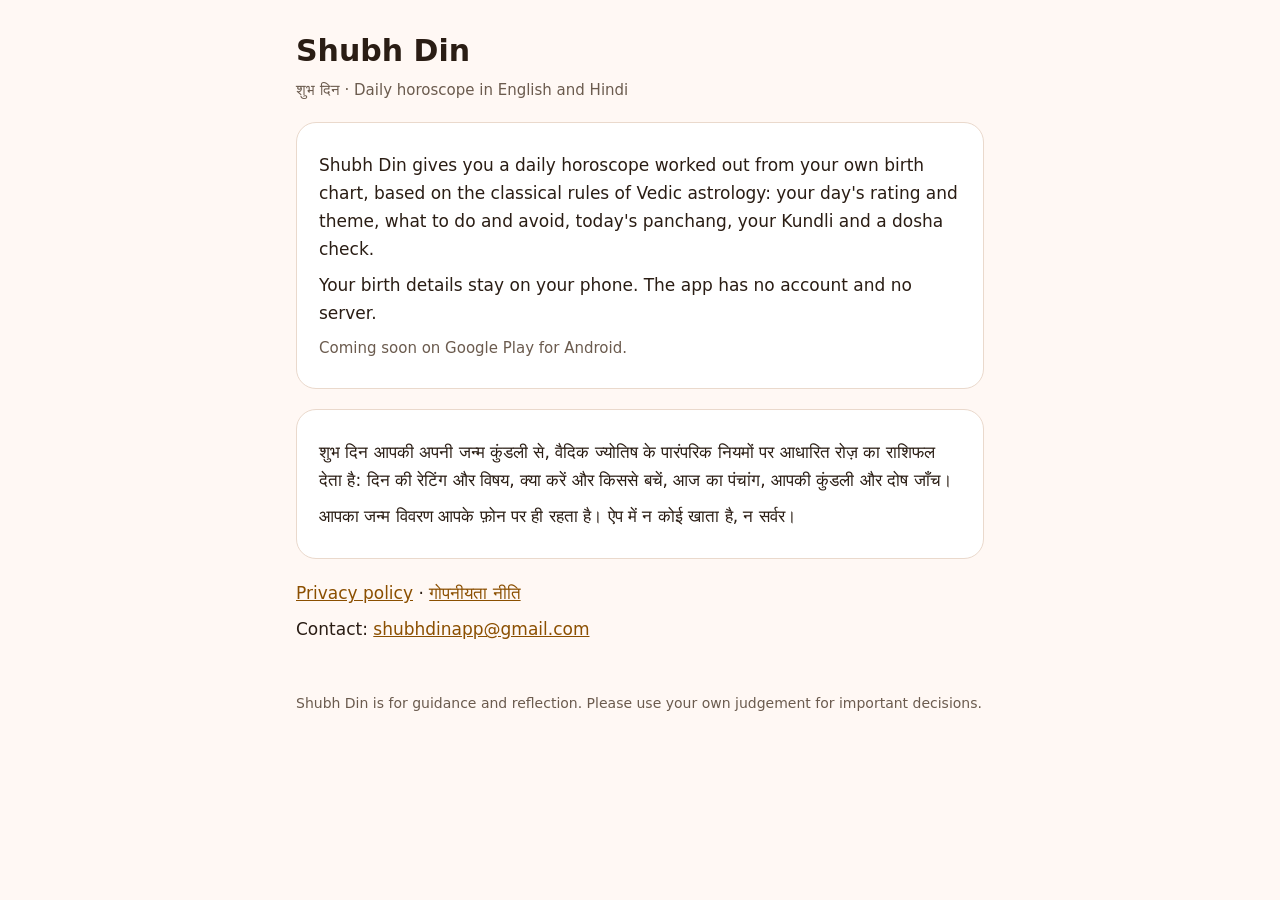
<file: index.html>
<!doctype html>
<html lang="en">
<head>
<meta charset="utf-8">
<meta name="viewport" content="width=device-width, initial-scale=1">
<title>Shubh Din: Daily Horoscope</title>
<meta name="description" content="Your personal daily horoscope from your Vedic Kundli, in English and Hindi.">
<link rel="stylesheet" href="style.css">
</head>
<body>
<main>
  <h1>Shubh Din</h1>
  <p class="muted">शुभ दिन · Daily horoscope in English and Hindi</p>

  <div class="card">
    <p>Shubh Din gives you a daily horoscope worked out from your own birth chart, based on the classical rules of Vedic astrology: your day's rating and theme, what to do and avoid, today's panchang, your Kundli and a dosha check.</p>
    <p>Your birth details stay on your phone. The app has no account and no server.</p>
    <p class="muted">Coming soon on Google Play for Android.</p>
  </div>

  <div class="card">
    <p lang="hi">शुभ दिन आपकी अपनी जन्म कुंडली से, वैदिक ज्योतिष के पारंपरिक नियमों पर आधारित रोज़ का राशिफल देता है: दिन की रेटिंग और विषय, क्या करें और किससे बचें, आज का पंचांग, आपकी कुंडली और दोष जाँच।</p>
    <p lang="hi">आपका जन्म विवरण आपके फ़ोन पर ही रहता है। ऐप में न कोई खाता है, न सर्वर।</p>
  </div>

  <p><a href="privacy/">Privacy policy</a> · <a href="privacy/#hi" lang="hi">गोपनीयता नीति</a></p>
  <p>Contact: <a href="mailto:shubhdinapp@gmail.com">shubhdinapp@gmail.com</a></p>

  <footer>Shubh Din is for guidance and reflection. Please use your own judgement for important decisions.</footer>
</main>
</body>
</html>
</file>
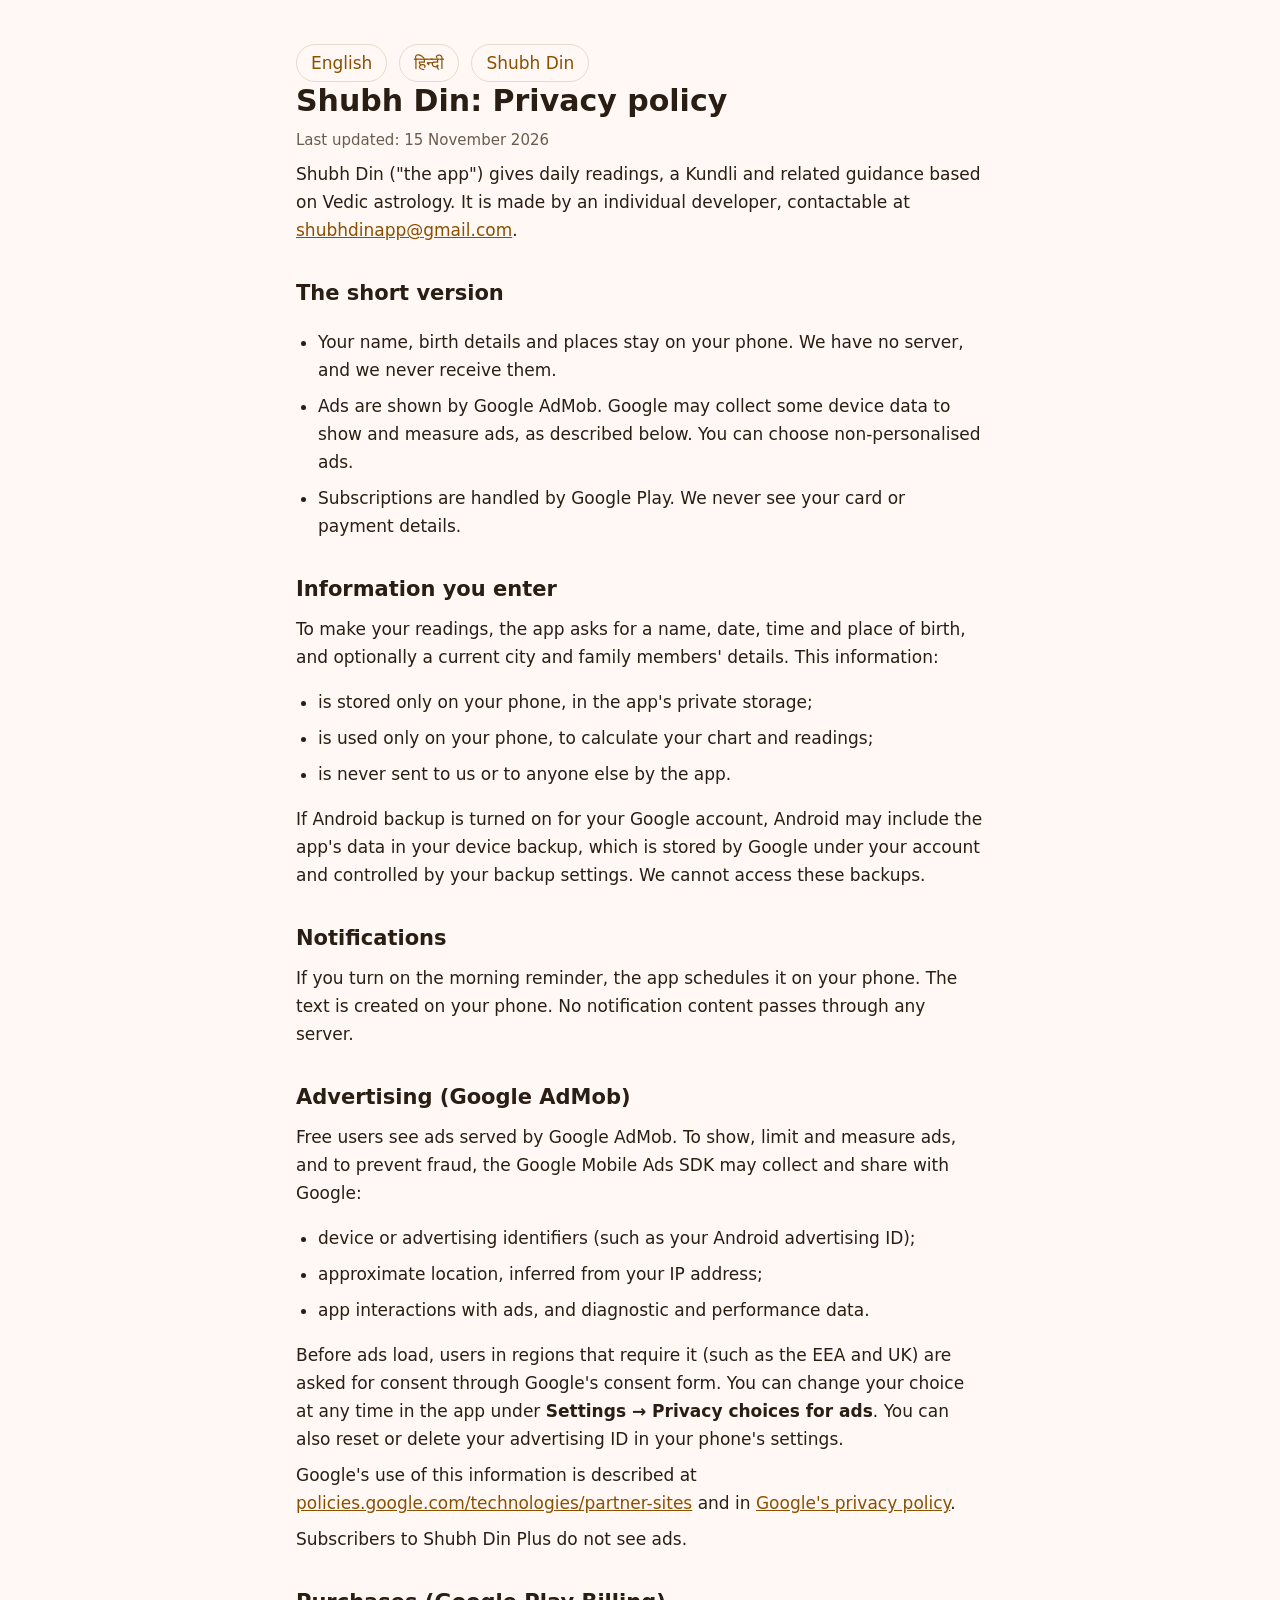
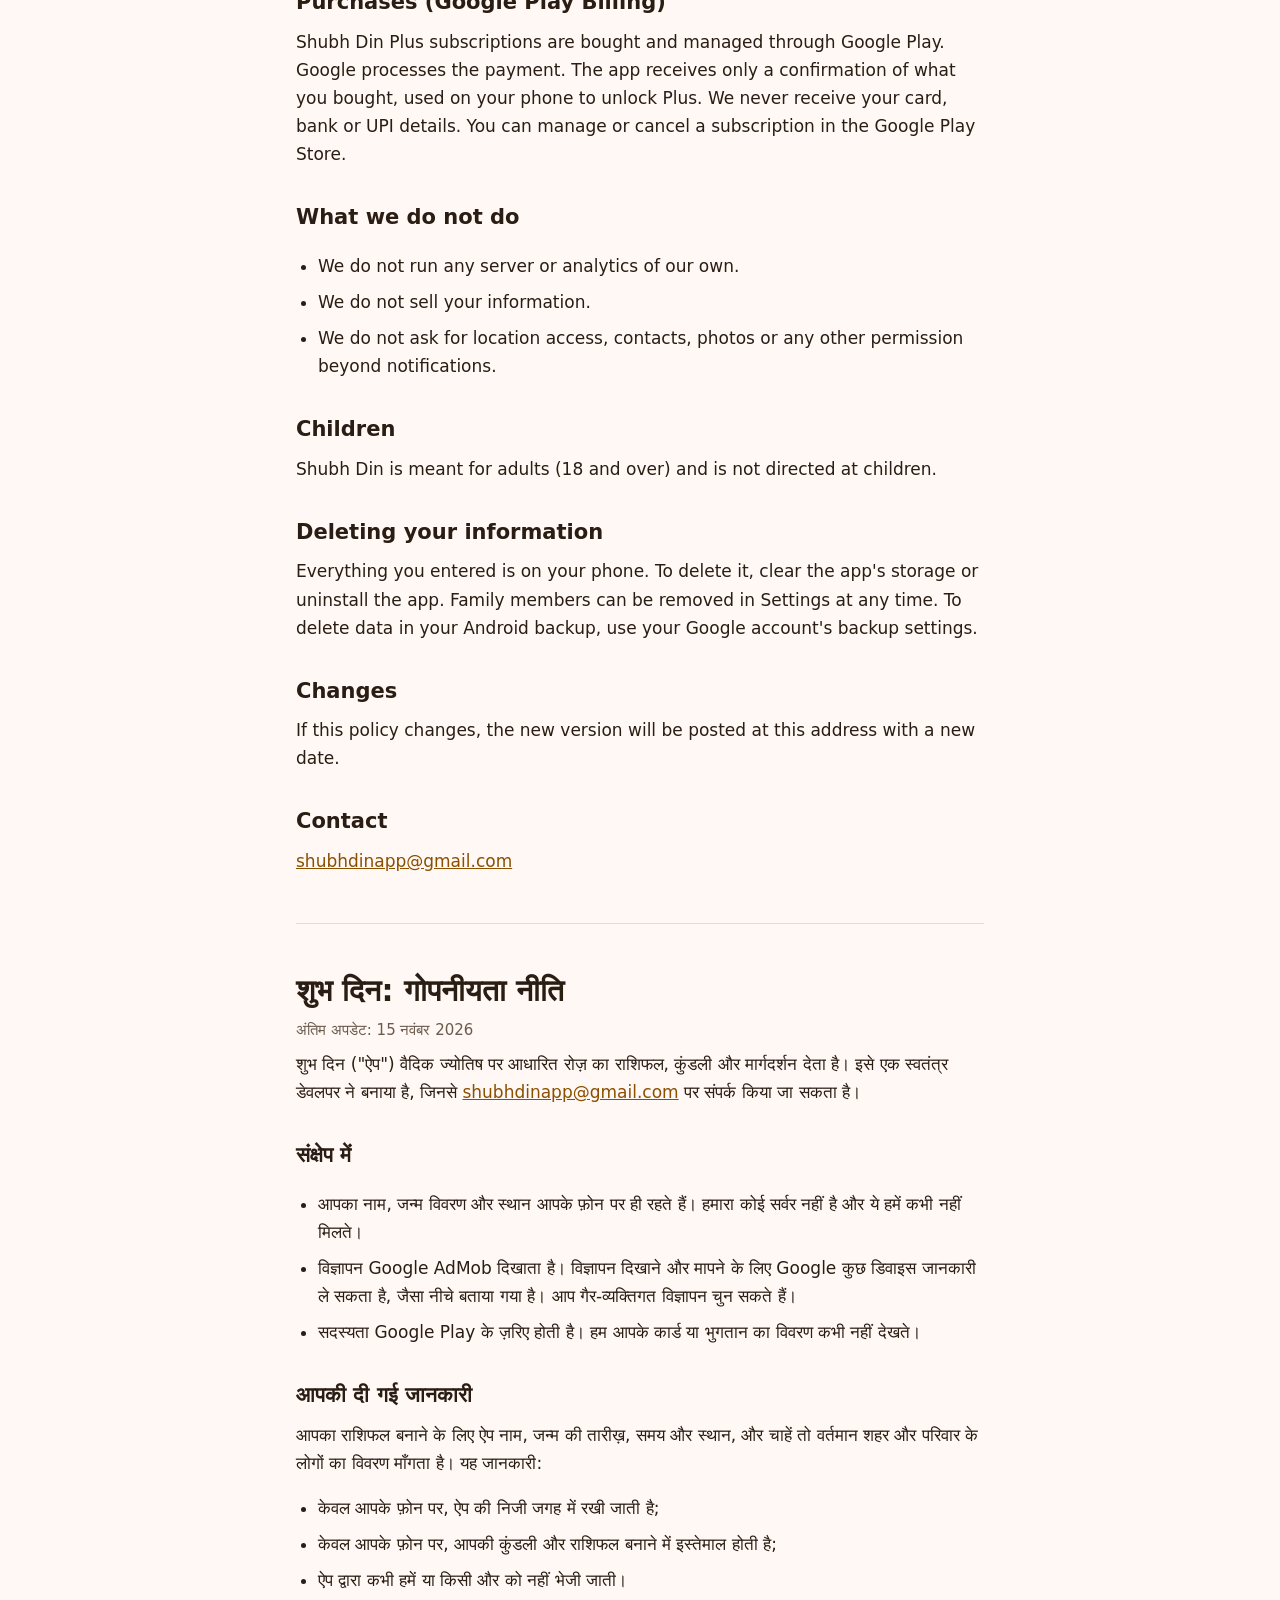
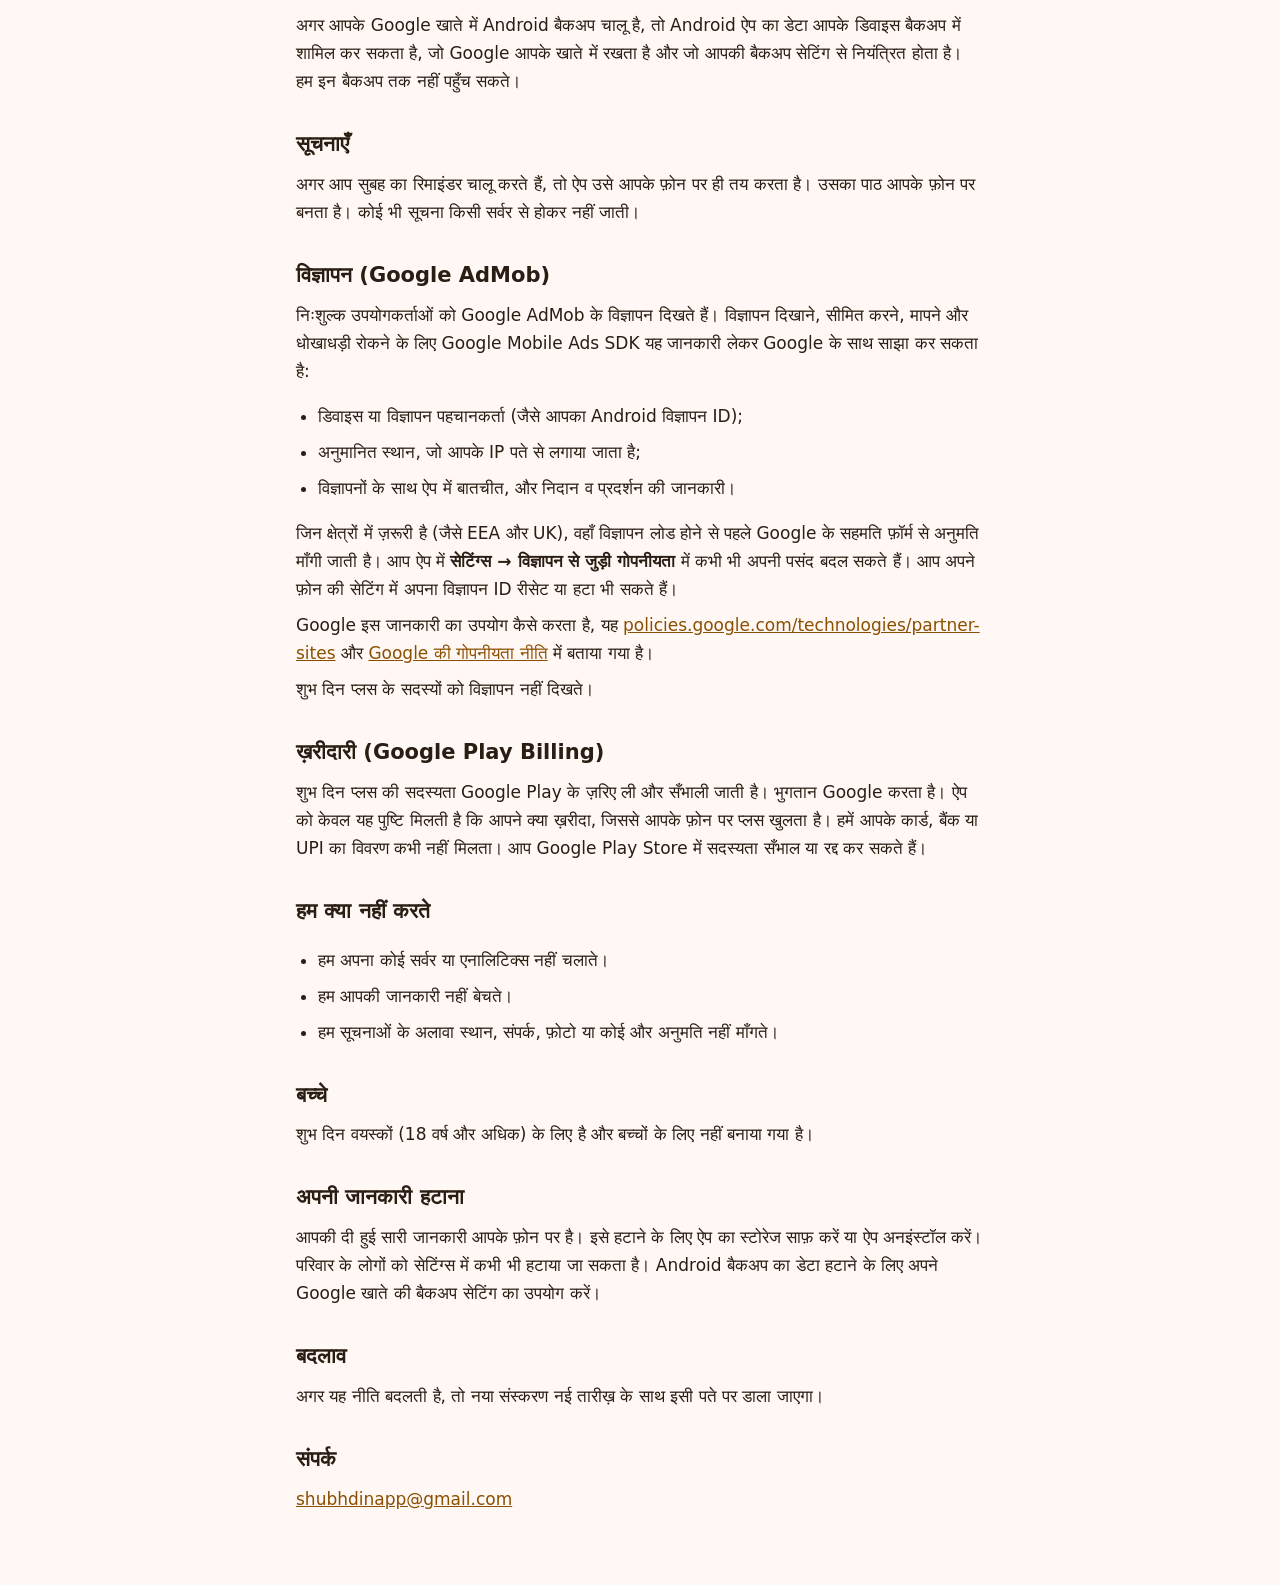
<file: privacy/index.html>
<!doctype html>
<html lang="en">
<head>
<meta charset="utf-8">
<meta name="viewport" content="width=device-width, initial-scale=1">
<title>Shubh Din privacy policy</title>
<link rel="stylesheet" href="../style.css">
</head>
<body>
<main>
<p class="lang"><a href="#en">English</a><a href="#hi" lang="hi">हिन्दी</a><a href="../">Shubh Din</a></p>

<section id="en">
<h1>Shubh Din: Privacy policy</h1>
<p class="muted">Last updated: 15 November 2026</p>
<p>Shubh Din ("the app") gives daily readings, a Kundli and related guidance based on Vedic astrology. It is made by an individual developer, contactable at <a href="mailto:shubhdinapp@gmail.com">shubhdinapp@gmail.com</a>.</p>

<h2>The short version</h2>
<ul>
<li>Your name, birth details and places stay on your phone. We have no server, and we never receive them.</li>
<li>Ads are shown by Google AdMob. Google may collect some device data to show and measure ads, as described below. You can choose non-personalised ads.</li>
<li>Subscriptions are handled by Google Play. We never see your card or payment details.</li>
</ul>

<h2>Information you enter</h2>
<p>To make your readings, the app asks for a name, date, time and place of birth, and optionally a current city and family members' details. This information:</p>
<ul>
<li>is stored only on your phone, in the app's private storage;</li>
<li>is used only on your phone, to calculate your chart and readings;</li>
<li>is never sent to us or to anyone else by the app.</li>
</ul>
<p>If Android backup is turned on for your Google account, Android may include the app's data in your device backup, which is stored by Google under your account and controlled by your backup settings. We cannot access these backups.</p>

<h2>Notifications</h2>
<p>If you turn on the morning reminder, the app schedules it on your phone. The text is created on your phone. No notification content passes through any server.</p>

<h2>Advertising (Google AdMob)</h2>
<p>Free users see ads served by Google AdMob. To show, limit and measure ads, and to prevent fraud, the Google Mobile Ads SDK may collect and share with Google:</p>
<ul>
<li>device or advertising identifiers (such as your Android advertising ID);</li>
<li>approximate location, inferred from your IP address;</li>
<li>app interactions with ads, and diagnostic and performance data.</li>
</ul>
<p>Before ads load, users in regions that require it (such as the EEA and UK) are asked for consent through Google's consent form. You can change your choice at any time in the app under <strong>Settings → Privacy choices for ads</strong>. You can also reset or delete your advertising ID in your phone's settings.</p>
<p>Google's use of this information is described at <a href="https://policies.google.com/technologies/partner-sites">policies.google.com/technologies/partner-sites</a> and in <a href="https://policies.google.com/privacy">Google's privacy policy</a>.</p>
<p>Subscribers to Shubh Din Plus do not see ads.</p>

<h2>Purchases (Google Play Billing)</h2>
<p>Shubh Din Plus subscriptions are bought and managed through Google Play. Google processes the payment. The app receives only a confirmation of what you bought, used on your phone to unlock Plus. We never receive your card, bank or UPI details. You can manage or cancel a subscription in the Google Play Store.</p>

<h2>What we do not do</h2>
<ul>
<li>We do not run any server or analytics of our own.</li>
<li>We do not sell your information.</li>
<li>We do not ask for location access, contacts, photos or any other permission beyond notifications.</li>
</ul>

<h2>Children</h2>
<p>Shubh Din is meant for adults (18 and over) and is not directed at children.</p>

<h2>Deleting your information</h2>
<p>Everything you entered is on your phone. To delete it, clear the app's storage or uninstall the app. Family members can be removed in Settings at any time. To delete data in your Android backup, use your Google account's backup settings.</p>

<h2>Changes</h2>
<p>If this policy changes, the new version will be posted at this address with a new date.</p>

<h2>Contact</h2>
<p><a href="mailto:shubhdinapp@gmail.com">shubhdinapp@gmail.com</a></p>
</section>

<hr>

<section id="hi" lang="hi">
<h1>शुभ दिन: गोपनीयता नीति</h1>
<p class="muted">अंतिम अपडेट: 15 नवंबर 2026</p>
<p>शुभ दिन ("ऐप") वैदिक ज्योतिष पर आधारित रोज़ का राशिफल, कुंडली और मार्गदर्शन देता है। इसे एक स्वतंत्र डेवलपर ने बनाया है, जिनसे <a href="mailto:shubhdinapp@gmail.com">shubhdinapp@gmail.com</a> पर संपर्क किया जा सकता है।</p>

<h2>संक्षेप में</h2>
<ul>
<li>आपका नाम, जन्म विवरण और स्थान आपके फ़ोन पर ही रहते हैं। हमारा कोई सर्वर नहीं है और ये हमें कभी नहीं मिलते।</li>
<li>विज्ञापन Google AdMob दिखाता है। विज्ञापन दिखाने और मापने के लिए Google कुछ डिवाइस जानकारी ले सकता है, जैसा नीचे बताया गया है। आप गैर-व्यक्तिगत विज्ञापन चुन सकते हैं।</li>
<li>सदस्यता Google Play के ज़रिए होती है। हम आपके कार्ड या भुगतान का विवरण कभी नहीं देखते।</li>
</ul>

<h2>आपकी दी गई जानकारी</h2>
<p>आपका राशिफल बनाने के लिए ऐप नाम, जन्म की तारीख़, समय और स्थान, और चाहें तो वर्तमान शहर और परिवार के लोगों का विवरण माँगता है। यह जानकारी:</p>
<ul>
<li>केवल आपके फ़ोन पर, ऐप की निजी जगह में रखी जाती है;</li>
<li>केवल आपके फ़ोन पर, आपकी कुंडली और राशिफल बनाने में इस्तेमाल होती है;</li>
<li>ऐप द्वारा कभी हमें या किसी और को नहीं भेजी जाती।</li>
</ul>
<p>अगर आपके Google खाते में Android बैकअप चालू है, तो Android ऐप का डेटा आपके डिवाइस बैकअप में शामिल कर सकता है, जो Google आपके खाते में रखता है और जो आपकी बैकअप सेटिंग से नियंत्रित होता है। हम इन बैकअप तक नहीं पहुँच सकते।</p>

<h2>सूचनाएँ</h2>
<p>अगर आप सुबह का रिमाइंडर चालू करते हैं, तो ऐप उसे आपके फ़ोन पर ही तय करता है। उसका पाठ आपके फ़ोन पर बनता है। कोई भी सूचना किसी सर्वर से होकर नहीं जाती।</p>

<h2>विज्ञापन (Google AdMob)</h2>
<p>निःशुल्क उपयोगकर्ताओं को Google AdMob के विज्ञापन दिखते हैं। विज्ञापन दिखाने, सीमित करने, मापने और धोखाधड़ी रोकने के लिए Google Mobile Ads SDK यह जानकारी लेकर Google के साथ साझा कर सकता है:</p>
<ul>
<li>डिवाइस या विज्ञापन पहचानकर्ता (जैसे आपका Android विज्ञापन ID);</li>
<li>अनुमानित स्थान, जो आपके IP पते से लगाया जाता है;</li>
<li>विज्ञापनों के साथ ऐप में बातचीत, और निदान व प्रदर्शन की जानकारी।</li>
</ul>
<p>जिन क्षेत्रों में ज़रूरी है (जैसे EEA और UK), वहाँ विज्ञापन लोड होने से पहले Google के सहमति फ़ॉर्म से अनुमति माँगी जाती है। आप ऐप में <strong>सेटिंग्स → विज्ञापन से जुड़ी गोपनीयता</strong> में कभी भी अपनी पसंद बदल सकते हैं। आप अपने फ़ोन की सेटिंग में अपना विज्ञापन ID रीसेट या हटा भी सकते हैं।</p>
<p>Google इस जानकारी का उपयोग कैसे करता है, यह <a href="https://policies.google.com/technologies/partner-sites">policies.google.com/technologies/partner-sites</a> और <a href="https://policies.google.com/privacy">Google की गोपनीयता नीति</a> में बताया गया है।</p>
<p>शुभ दिन प्लस के सदस्यों को विज्ञापन नहीं दिखते।</p>

<h2>ख़रीदारी (Google Play Billing)</h2>
<p>शुभ दिन प्लस की सदस्यता Google Play के ज़रिए ली और सँभाली जाती है। भुगतान Google करता है। ऐप को केवल यह पुष्टि मिलती है कि आपने क्या ख़रीदा, जिससे आपके फ़ोन पर प्लस खुलता है। हमें आपके कार्ड, बैंक या UPI का विवरण कभी नहीं मिलता। आप Google Play Store में सदस्यता सँभाल या रद्द कर सकते हैं।</p>

<h2>हम क्या नहीं करते</h2>
<ul>
<li>हम अपना कोई सर्वर या एनालिटिक्स नहीं चलाते।</li>
<li>हम आपकी जानकारी नहीं बेचते।</li>
<li>हम सूचनाओं के अलावा स्थान, संपर्क, फ़ोटो या कोई और अनुमति नहीं माँगते।</li>
</ul>

<h2>बच्चे</h2>
<p>शुभ दिन वयस्कों (18 वर्ष और अधिक) के लिए है और बच्चों के लिए नहीं बनाया गया है।</p>

<h2>अपनी जानकारी हटाना</h2>
<p>आपकी दी हुई सारी जानकारी आपके फ़ोन पर है। इसे हटाने के लिए ऐप का स्टोरेज साफ़ करें या ऐप अनइंस्टॉल करें। परिवार के लोगों को सेटिंग्स में कभी भी हटाया जा सकता है। Android बैकअप का डेटा हटाने के लिए अपने Google खाते की बैकअप सेटिंग का उपयोग करें।</p>

<h2>बदलाव</h2>
<p>अगर यह नीति बदलती है, तो नया संस्करण नई तारीख़ के साथ इसी पते पर डाला जाएगा।</p>

<h2>संपर्क</h2>
<p><a href="mailto:shubhdinapp@gmail.com">shubhdinapp@gmail.com</a></p>
</section>
</main>
</body>
</html>
</file>
<file: style.css>
:root {
  --bg: #fff8f4;
  --card: #ffffff;
  --text: #2a1d14;
  --muted: #6b5b4e;
  --accent: #8b4f00;
  --line: #ead9cc;
}
@media (prefers-color-scheme: dark) {
  :root {
    --bg: #17181b;
    --card: #212226;
    --text: #efe7e1;
    --muted: #b8aca3;
    --accent: #ffb86b;
    --line: #34353a;
  }
}
* { box-sizing: border-box; }
body {
  margin: 0;
  background: var(--bg);
  color: var(--text);
  font: 17px/1.65 system-ui, -apple-system, "Segoe UI", Roboto, "Noto Sans", "Noto Sans Devanagari", sans-serif;
}
main { max-width: 720px; margin: 0 auto; padding: 32px 16px 64px; }
h1 { font-size: 30px; line-height: 1.25; margin: 0 0 8px; }
h2 { font-size: 21px; margin: 32px 0 8px; }
p, li { margin: 8px 0; }
ul { padding-left: 22px; }
a { color: var(--accent); }
.muted { color: var(--muted); font-size: 15px; }
.card { background: var(--card); border: 1px solid var(--line); border-radius: 20px; padding: 20px 22px; margin: 20px 0; }
.lang { display: flex; gap: 12px; flex-wrap: wrap; margin: 12px 0 0; }
.lang a { border: 1px solid var(--line); border-radius: 999px; padding: 4px 14px; text-decoration: none; }
hr { border: none; border-top: 1px solid var(--line); margin: 48px 0; }
footer { color: var(--muted); font-size: 14px; margin-top: 48px; }
</file>
